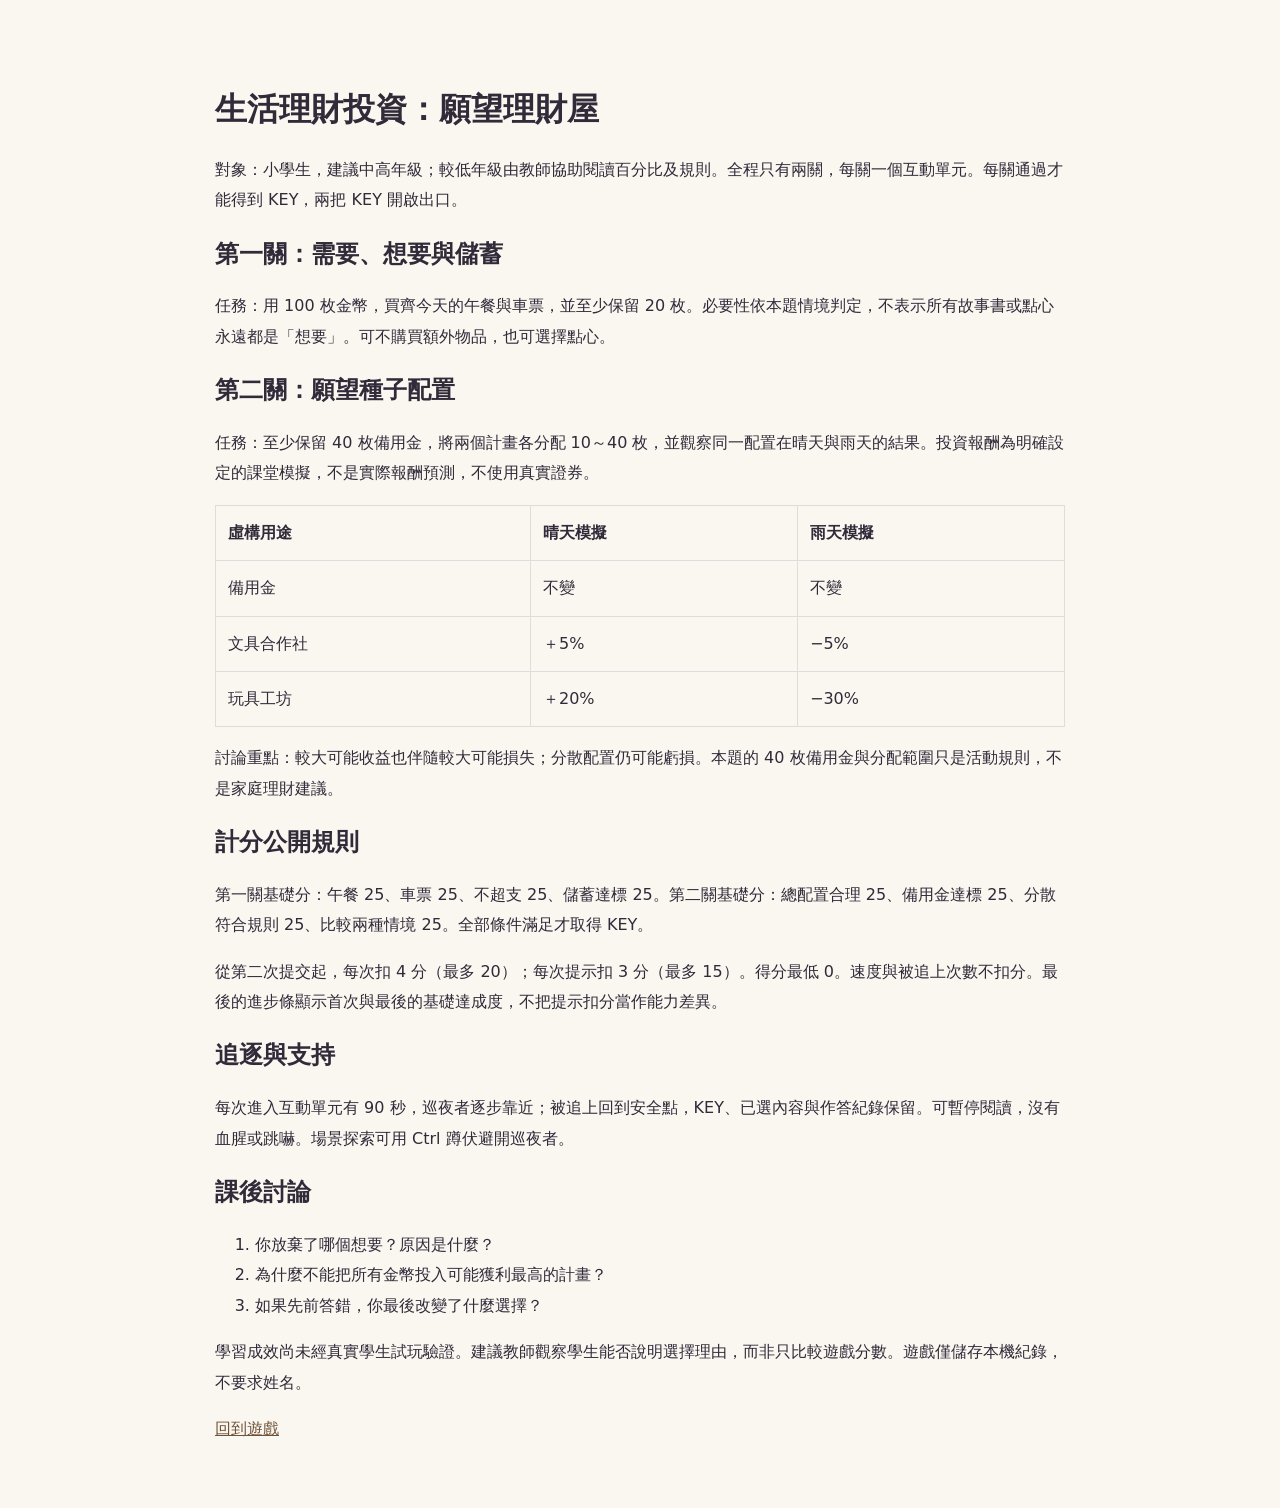
<file: teacher.html>
<!doctype html><html lang="zh-Hant"><meta charset="utf-8"><meta name="viewport" content="width=device-width,initial-scale=1"><title>教學活動 · 願望理財屋</title><style>body{font-family:system-ui,sans-serif;max-width:850px;margin:40px auto;padding:24px;color:#302a39;background:#faf7f1;line-height:1.9}h1,h2{line-height:1.5}table{border-collapse:collapse;width:100%}td,th{border:1px solid #ddd;padding:12px;text-align:left}a{color:#705237}</style><h1>生活理財投資：願望理財屋</h1><p>對象：小學生，建議中高年級；較低年級由教師協助閱讀百分比及規則。全程只有兩關，每關一個互動單元。每關通過才能得到 KEY，兩把 KEY 開啟出口。</p><h2>第一關：需要、想要與儲蓄</h2><p>任務：用 100 枚金幣，買齊今天的午餐與車票，並至少保留 20 枚。必要性依本題情境判定，不表示所有故事書或點心永遠都是「想要」。可不購買額外物品，也可選擇點心。</p><h2>第二關：願望種子配置</h2><p>任務：至少保留 40 枚備用金，將兩個計畫各分配 10～40 枚，並觀察同一配置在晴天與雨天的結果。投資報酬為明確設定的課堂模擬，不是實際報酬預測，不使用真實證券。</p><table><tr><th>虛構用途</th><th>晴天模擬</th><th>雨天模擬</th></tr><tr><td>備用金</td><td>不變</td><td>不變</td></tr><tr><td>文具合作社</td><td>＋5%</td><td>−5%</td></tr><tr><td>玩具工坊</td><td>＋20%</td><td>−30%</td></tr></table><p>討論重點：較大可能收益也伴隨較大可能損失；分散配置仍可能虧損。本題的 40 枚備用金與分配範圍只是活動規則，不是家庭理財建議。</p><h2>計分公開規則</h2><p>第一關基礎分：午餐 25、車票 25、不超支 25、儲蓄達標 25。第二關基礎分：總配置合理 25、備用金達標 25、分散符合規則 25、比較兩種情境 25。全部條件滿足才取得 KEY。</p><p>從第二次提交起，每次扣 4 分（最多 20）；每次提示扣 3 分（最多 15）。得分最低 0。速度與被追上次數不扣分。最後的進步條顯示首次與最後的基礎達成度，不把提示扣分當作能力差異。</p><h2>追逐與支持</h2><p>每次進入互動單元有 90 秒，巡夜者逐步靠近；被追上回到安全點，KEY、已選內容與作答紀錄保留。可暫停閱讀，沒有血腥或跳嚇。場景探索可用 Ctrl 蹲伏避開巡夜者。</p><h2>課後討論</h2><ol><li>你放棄了哪個想要？原因是什麼？</li><li>為什麼不能把所有金幣投入可能獲利最高的計畫？</li><li>如果先前答錯，你最後改變了什麼選擇？</li></ol><p>學習成效尚未經真實學生試玩驗證。建議教師觀察學生能否說明選擇理由，而非只比較遊戲分數。遊戲僅儲存本機紀錄，不要求姓名。</p><a href="./">回到遊戲</a></html>
</file>
